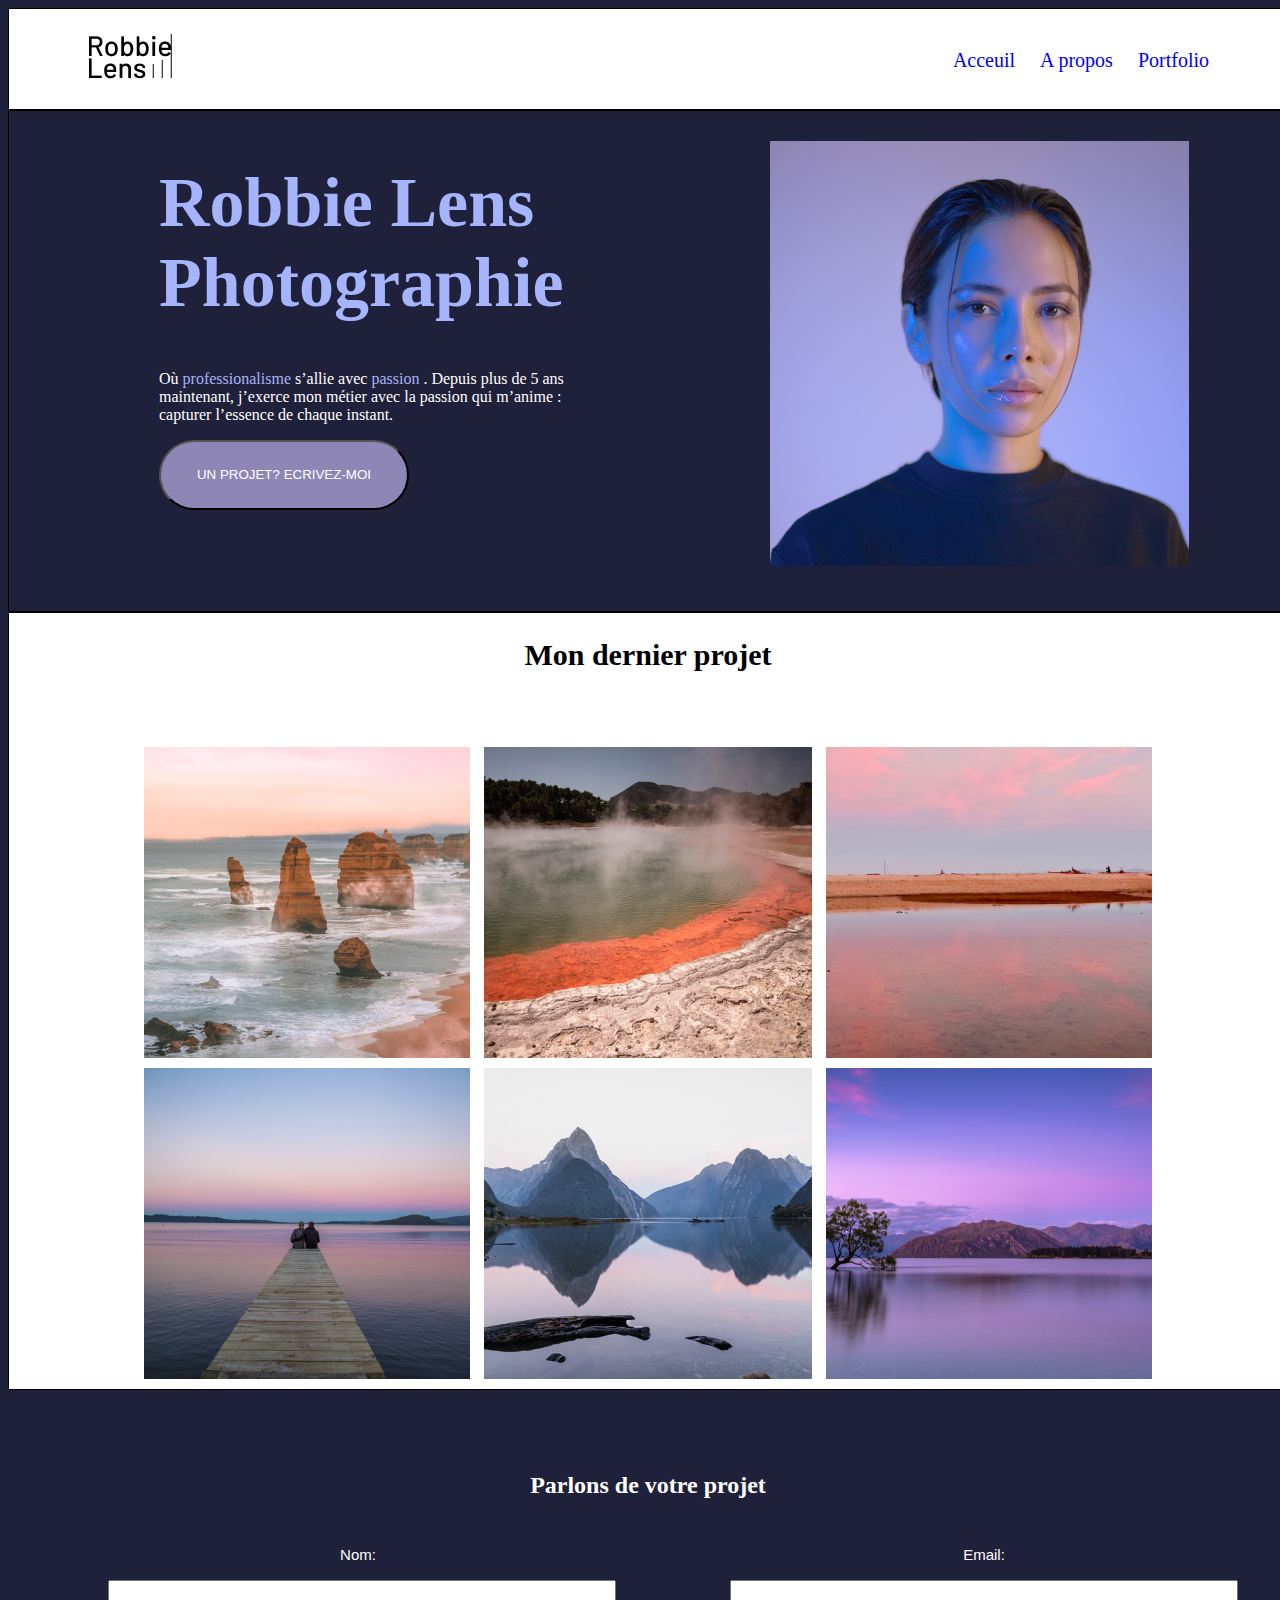
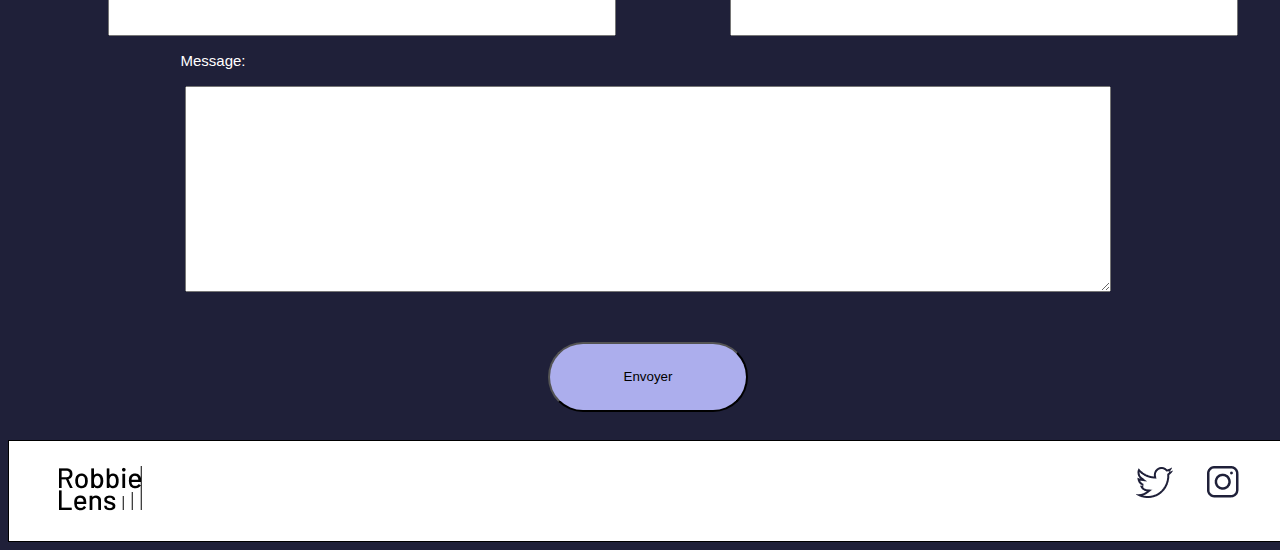
<file: index.html>
<!DOCTYPE html>
<html lang="en">
<head>
    <meta charset="UTF-8">
    <meta name="viewport" content="width=device-width, initial-scale=1.0">
    <title>Mon site</title>
    <link rel="stylesheet" href="style.css">
</head>
<body>

    <header>

        <section class="header">

            <div class="numb2">
                <a href="#" id="acceuil">Acceuil</a>
                <a href="propos.html" id="propos">A propos</a>
                <a href="porrtfolio.html" id="Portfolio">Portfolio</a>
            
            </div>

            <div class="numb1">
                <a href="#"><img src="imgs/logo.png" alt="Notre logo"></a>
            </div>

        </section> 

    </header>

    <nav>

        <section class="robbie">

            <div class="right">
                <img src="imgs/robbie-lens.png" alt="Veuillez patienter">
            </div>

            <div class="left">
                <h1> Robbie Lens <br> Photographie</h1>

                <p>Où <span class="pro">professionalisme </span> s’allie avec <span class="pro"> passion </span>. Depuis plus de 5 ans <br> maintenant, j’exerce mon métier avec la passion qui m’anime : <br>capturer l’essence de chaque instant.</p>
                
                <a href="#disc"><input type="button" name="projet" id="projet" value="UN PROJET? ECRIVEZ-MOI"></a>
            
            </div>
        
        </section>
        
        <section class="img">

            <h2 class="first">Mon dernier projet</h2>

        <div class="bloc">

            <img src="imgs/element-1.png" alt="Veuillez patienter...">
            <img src="imgs/element-2.png" alt="Veuillez patienter...">
            <img src="imgs/element-3.png" alt="Veuillez patienter...">
            <img src="imgs/element-4.png" alt="Veuillez patienter...">
            <img src="imgs/element-5.png" alt="Veuillez patienter...">
            <img src="imgs/element-6.png" alt="Veuillez patienter...">

        </div>

        </section>

        <section id="disc">

            <h2>Parlons de votre projet</h2>

            
            <div id="Email">

                <label for="mail"  id="first">Email:</label><br>

                <input type="text" name="Email" autocomplete="on" id="mail">
   
            </div>

            <div id="Nom">

                <label for="name" id="second">Nom:</label><br>
                
                
                <input type="text" name="Nom"  autocomplete="on" id="name"><br>

                
            </div>

            <label for="Message" id="mess">Message:</label><br>
            <textarea name="Message" id="Message" cols="30" rows="10"></textarea><br>
   
            <div class="button">
                <input type="button" value="Envoyer" id="button">
            </div>

        </section>


    </nav>

    <footer >   

        <div class="footer">

                <div class="cright">
                    <a href="https://twitter.com/"><img src="imgs/twitter.png" alt="Veuillez patienter"></a>
                    <a href="https://www.instagram.com/"><img src="imgs/instagram.png" alt="Veuillez patienter"></a>
                </div>

            <div class="cleft">
                <a href="index.html"> <img src="imgs/logo.png" alt="Notre logo"></a>
            </div>

        </div>

    <footer>
    
</body>
</html>
</file>
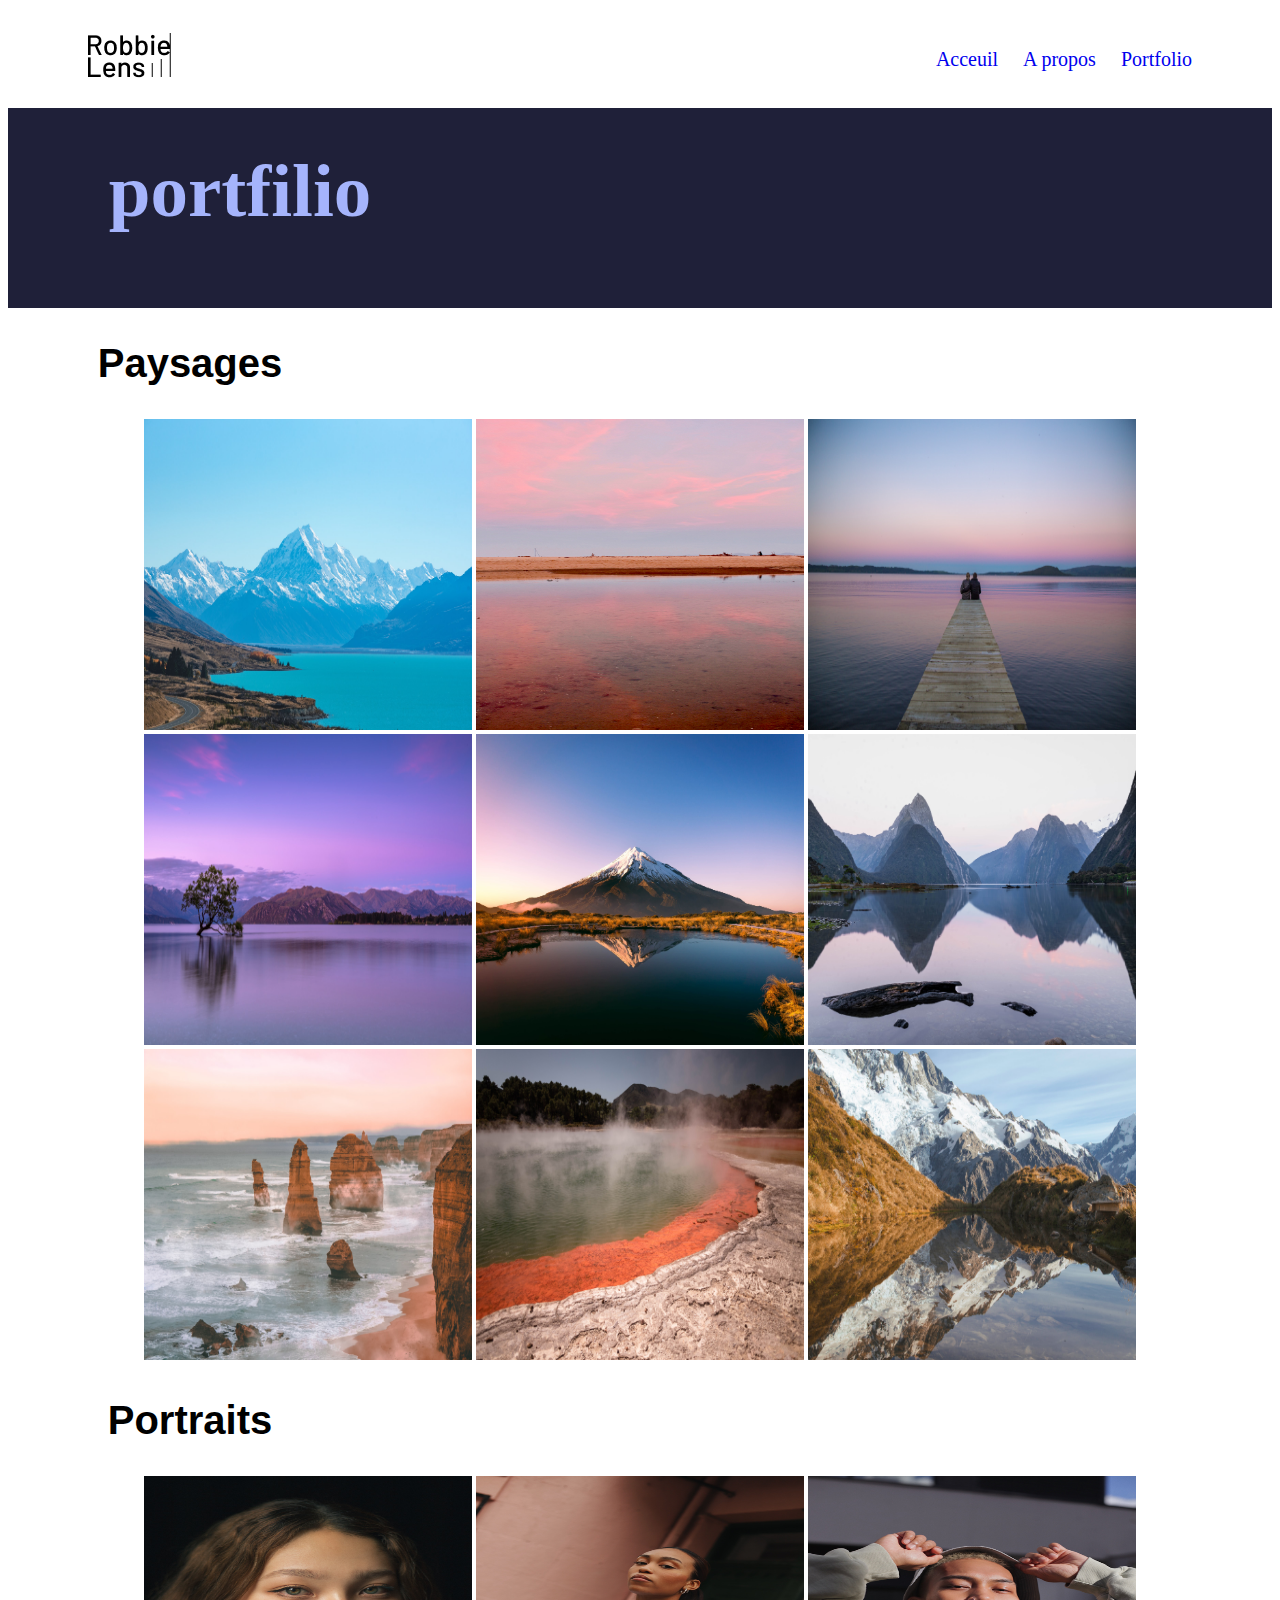
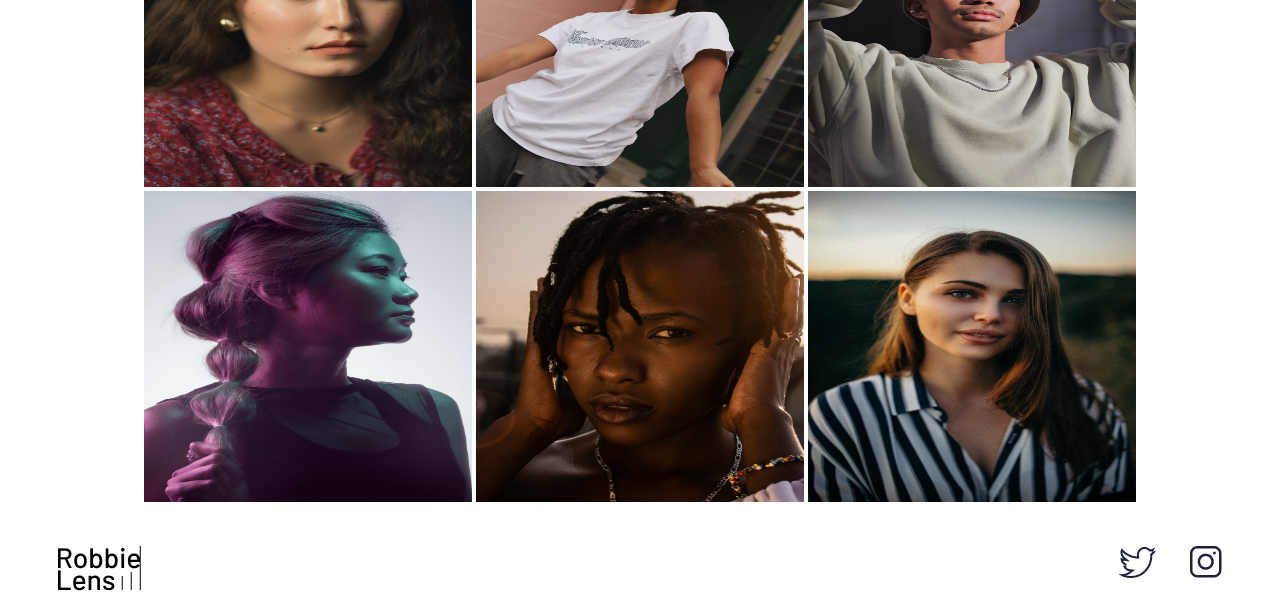
<file: porrtfolio.html>
<!DOCTYPE html>
<html lang="en">
<head>
    <meta charset="UTF-8">
    <meta name="viewport" content="width=device-width, initial-scale=1.0">
    <title>Mon portfilio</title>
    <link rel="stylesheet" href="style3.css">
</head>
<body>

    <header>

        <section class="header">

            <div class="numb2">
                <a href="index.html" id="acceuil">Acceuil</a>
                <a href="propos.html" id="propos">A propos</a>
                <a href="porrtfolio.html" id="Portfolio">Portfolio</a>
            
            </div>

            <div class="numb1">
                <a href="index.html"><img src="imgs/logo.png" alt="Notre logo"></a>
            </div>



        </section>

                

    </header>

    <nav>


        <section id="dernier">

            <div class="h1">
                <h1>portfilio</h1>

            </div> 

            <h2>Paysages</h2>

            <div id="groupe1">
                <a href="imgs2/paysage1.jpg"><img src="imgs2/paysage1.jpg" alt="Veuillez patienter" title="Voir la photo" class="titre"></a>
                <a href="imgs2/paysage2.jpg"><img src="imgs2/paysage2.jpg" alt="Veuillez patienter" title="Voir la photo" class="titre"></a>
                <a href="imgs/element-3.png"><img src="imgs2/paysage3.jpg" alt="Veuillez patienter" title="Voir la photo" class="titre"></a>
                <a href="imgs/element-4.png"><img src="imgs2/paysage4.jpg" alt="Veuillez patienter" title="Voir la photo" class="titre"></a>
                <a href="imgs2/paysage5.jpg"><img src="imgs2/paysage5.jpg" alt="Veuillez patienter" title="Voir la photo" class="titre"></a>
                <a href="imgs2/paysage6.jpg"><img src="imgs2/paysage6.jpg" alt="Veuillez patienter" title="Voir la photo" class="titre"></a>
                <a href="imgs2/paysage7.jpg"><img src="imgs2/paysage7.jpg" alt="Veuillez patienter" title="Voir la photo" class="titre"></a>
                <a href="imgs2/paysage8.jpg"><img src="imgs2/paysage8.jpg" alt="Veuillez patienter" title="Voir la photo" class="titre"></a>
                <a href="imgs2/paysage9.jpg"><img src="imgs2/paysage9.jpg" alt="Veuillez patienter" title="Voir la photo" class="titre"></a>

            </div>

            <h2>Portraits</h2>

            <div id="groupe2">
                <a href="imgs2/portrait1.jpg"><img src="imgs2/portrait1.jpg" alt="Veuillez patienter" title="Voir la photo" class="titre"></a>
                <a href="imgs2/portrait2.jpg"><img src="imgs2/portrait2.jpg" alt="Veuillez patienter" title="Voir la photo" class="titre"></a>
                <a href="imgs2/portrait3.jpg"><img src="imgs2/portrait3.jpg" alt="Veuillez patienter" title="Voir la photo" class="titre"></a>
                <a href="imgs2/portrait4.jpg"><img src="imgs2/portrait4.jpg" alt="Veuillez patienter" title="Voir la photo" class="titre"></a>
                <a href="imgs2/portrait5.jpg"><img src="imgs2/portrait5.jpg" alt="Veuillez patienter" title="Voir la photo" class="titre"></a>
                <a href="imgs2/portrait6.jpg"><img src="imgs2/portrait6.jpg" alt="Veuillez patienter" title="Voir la photo" class="titre"></a>


            </div>



        </section>


    </nav>

    <footer class="footer">

        <div class="cright">
            <a href="https://twitter.com/"><img src="imgs/twitter.png" alt="Veuillez patienter"></a>
            <a href="https://www.instagram.com/"><img src="imgs/instagram.png" alt="Veuillez patienter"></a>
        </div>


        <div class="cleft">
            <a href="index.html"> <img src="imgs/logo.png" alt="Notre logo"></a>
        </div>

    
</body>
</html>
</file>
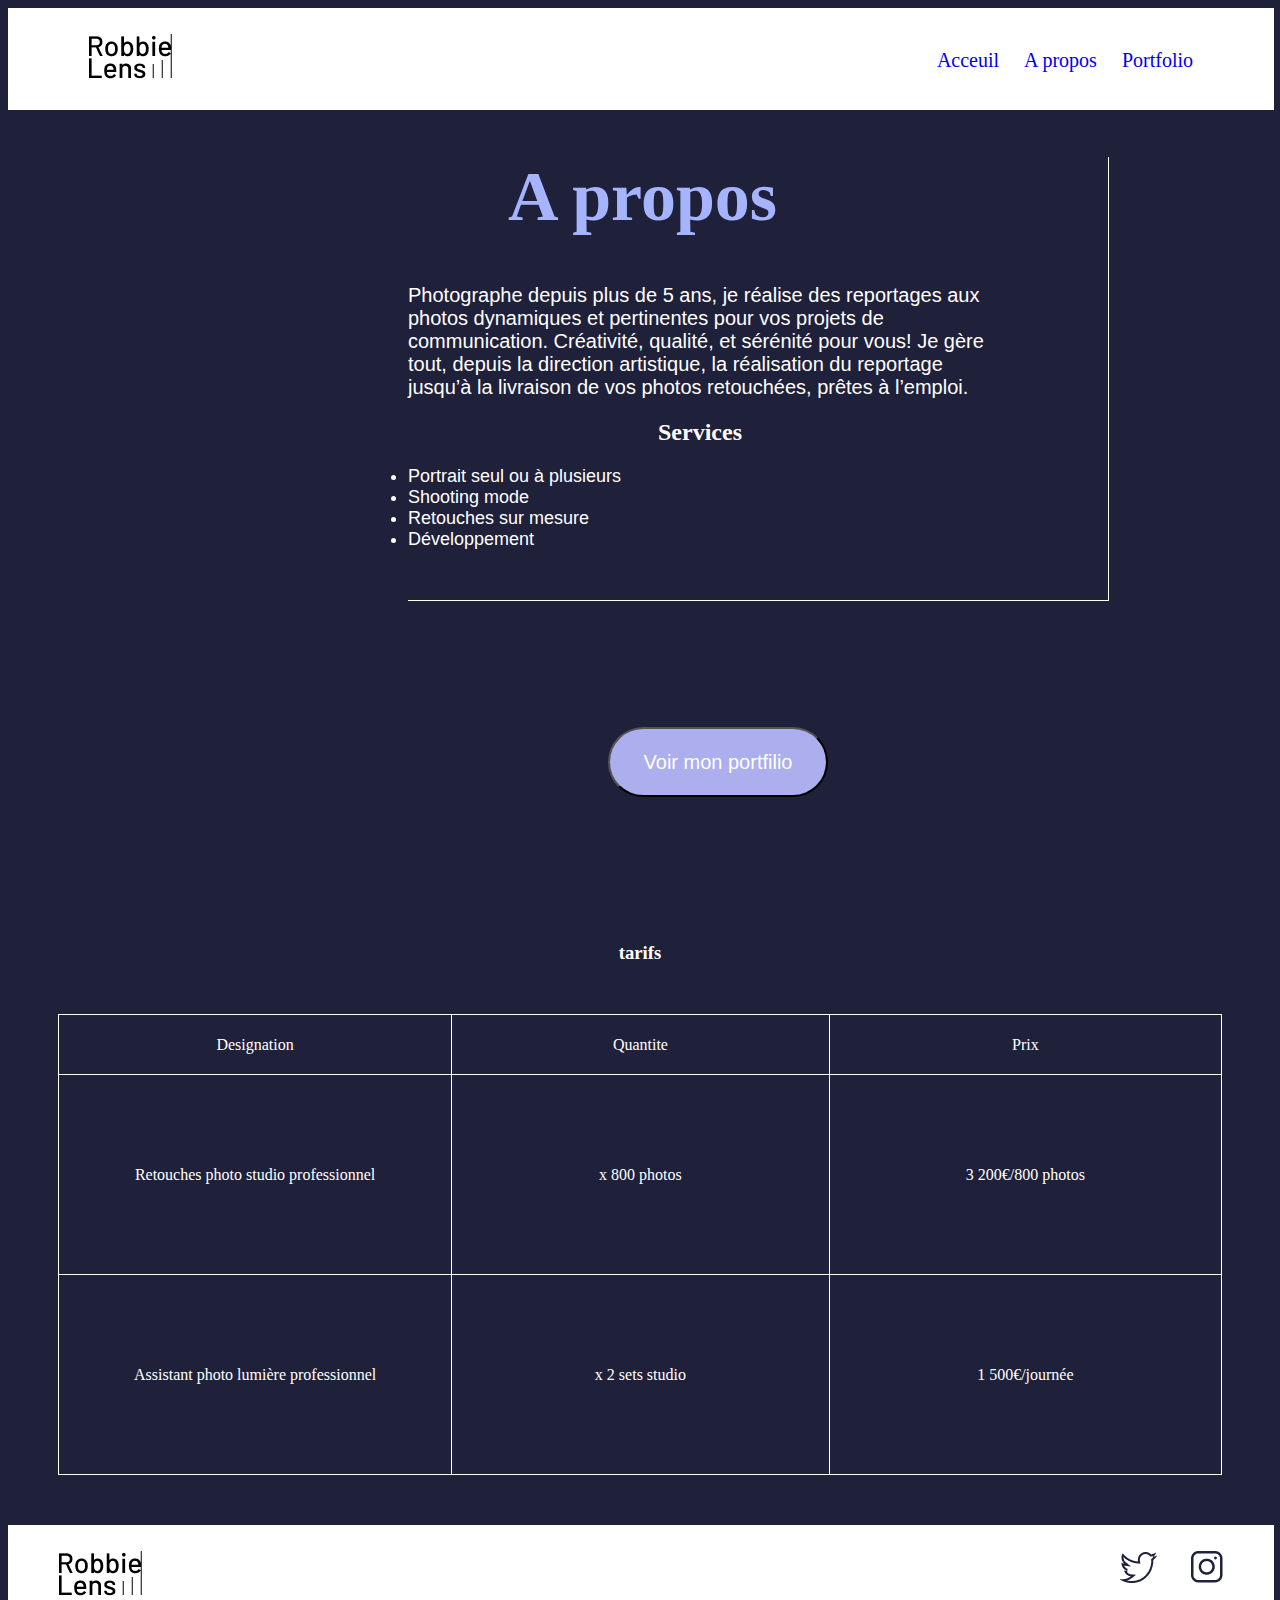
<file: propos.html>
<!DOCTYPE html>
<html lang="en">
<head>
    <meta charset="UTF-8">
    <meta name="viewport" content="width=device-width, initial-scale=1.0">
    <title>A propos</title>
    <link rel="stylesheet" href="style2.css">
</head>
<body>

    <header>

        <section class="header">

            <div class="numb2">
                <a href="index.html" id="acceuil">Acceuil</a>
                <a href="propos.html" id="propos">A propos</a>
                <a href="porrtfolio.html" id="Portfolio">Portfolio</a>
            
            </div>

            <div class="numb1">
                <a href="index.html"><img src="imgs/logo.png" alt="Notre logo"></a>
            </div>

        </section> 

    </header>

    <nav>

        <section id="Apropos">

            <h1>A propos</h1>

                <p>Photographe depuis plus de 5 ans, je réalise des reportages aux <br> photos dynamiques et pertinentes pour vos projets de <br> communication. Créativité, qualité, et sérénité pour vous! Je gère <br> tout, depuis la direction artistique, la réalisation du reportage <br> jusqu’à la livraison de vos photos retouchées, prêtes à l’emploi.</p>

                <h2>Services</h2>

                <li>Portrait seul ou à plusieurs</li>
                <li>Shooting mode</li>
                <li>Retouches sur mesure</li>
                <li>Développement</li>


        </section>


        <section class="BUTTON" >


            <a href="porrtfolio.html"><input type="button" value="Voir mon portfilio" id="typeboutton"></a>



        </section>


        <section id="tarifs">

            <h3>tarifs</h3>

            <table>

                <tr id="premier">
                    <td>Designation</td>
                    <td>Quantite</td>
                    <td>Prix</td>
                </tr>

                <tr id="deuxieme">
                    <td>Retouches photo studio professionnel</td>
                    <td>x 800 photos</td>
                    <td>3 200€/800 photos</td>

                </tr>

                <tr id="troisieme">
                    <td>Assistant photo lumière professionnel</td>
                    <td>x 2 sets studio</td>
                    <td>1 500€/journée</td>

                </tr>





            </table>
        

        </section>



    </nav>

    <footer >   

        <div class="footer">

                <div class="cright">
                    <a href="https://twitter.com/"><img src="imgs/twitter.png" alt="Veuillez patienter"></a>
                    <a href="https://www.instagram.com/"><img src="imgs/instagram.png" alt="Veuillez patienter"></a>
                </div>

            <div class="cleft">
                <a href="index.html"> <img src="imgs/logo.png" alt="Notre logo"></a>
            </div>

        </div>

    <footer>
    
</body>
</html>
</file>
<file: style.css>
a{
    position: relative;
    text-decoration: none;
    

}

.header , .footer{
    width: 100%;
    height: 100px;
    border: 1px solid;
    background-color: white;
}

body{
    background-color: #1f2039 ;
    width: 100%;
}

.numb2{
    float: right;
    padding-top: 40px;
    padding-right: 80px;
    word-spacing: 20px;
    font-size: 20px;

}

#propos{
    word-spacing: 0px;
}

.numb1{
    padding-top: 25px;
    padding-left: 80px;
}

.right{
    float: right;
    padding-right: 100px;
    padding-top: 30px;

}

.left{
    padding-left: 150px;
    padding-top: 5px;

}

h1{
    font-size: 70px ;
    color: #a5b4fc;
}

.pro{
    color: #a5b4fc ;
}

p{
    color: white;

}



.robbie{
    border: 1px solid;
    height: 500px;
    width: 100%;
   

}

#projet{
    border-radius: 100px;
    height: 70px;
    width: 250px;
    background-color: #8e86b5;
    color: white;
}

#projet:hover{
    background-color: #acaeed;

}

.img{
    border: 1px solid;
    text-align: center;
    /*height: 750px;
    padding: 80px;*/
    height: auto;
    width: auto;

    background-color: white;
    
}

.bloc{
    word-spacing: 10px;
    line-height: 30px;
    padding-top: 50px;
}

.img h2{
    font-size: 30px;
}

#disc{
    text-align: center;
    background-color: #1f2039 ;
    height: 550px;
    padding: 50px;
    color: white;
    line-height: 50px;
}

#Nom{
    float: left;
    padding-left: 50px;
    width: 500px;
}

#Email{
    float: right;
}

#name label , #mail label{
    position: relative;
    padding-right: 500px;

}

#name , #mail{
    height: 50px;
    width: 500px;

}


.disc h2{
    color: #a5b4fc ;
}

textarea{
    height: 200px; ;
    width: 920px;
}

#mess{
    padding-right: 870px;
}

#button{
    border-radius: 100px;
    height: 70px;
    width: 200px;
    background-color: #acaeed  ;

}

label{
    font-size: 15px;
    font-family: 'Manrope', sans-serif;
}


.button{
    padding-top: 30px;
}

#button:hover{
    background-color: #8e86b5 ;
}

/*#name , #mail{

    height: 150px;
    
}*/







.cright{
    float: right;
    padding-right: 50px;
   padding-top: 25px;
    letter-spacing: 30px;
}

.cleft{
    padding-left: 50px;
    padding-top: 25px ;
}


@media screen and (max-width: 681px){

    .robbie{
        height: 800px;
        padding-right: 0px;
    }

    .left P{
        margin-right: 100px;

    }

    .left h1{
        font-size: 30px;
        margin-right: 100px;

    }

    .bloc img{
        width: 90%;

    }

    #name , #mail{
        width: 200px;

    }

    #Email{
        margin-right: 150px;

    }

    textarea{
        width: 80%;
    }

    #disc{
        height: 700px;
    }

    .header{
        height: 200px;
    }

    .numb1{
        text-align: center;
        margin-top: 100px;
    }

    .numb2{
        margin-top: 50px;
    }

    


}


@media screen and (min-width: 682px )  and (max-width: 1200px){

    .robbie{
        height: 900px;
    }

    textarea{
        height: 90px;
        width: 90%;
    }







}
</file>
<file: style3.css>
a{
    position: relative;
    text-decoration: none;
    
}


#propos{
    word-spacing: 0px;
}



.header , .footer{
    width: 100%;
    height: 100px;
    background-color: white;
    
}

header{
    margin-bottom: 0px;
}


.numb2{
    float: right;
    padding-top: 40px;
    padding-right: 80px;
    word-spacing: 20px;
    font-size: 20px;

}

.numb1{
    padding-top: 25px;
    padding-left: 80px;
}

.h1{
    background-color: #1f2039 ;
    width: 100%;
    height: 200px;
    
}


h1{
    color: #a5b4fc ;
    font-size: 75px;
    padding-top: 40px;
    padding-right: 800px;
}

h2{
    margin-right: 900px;
    font-size: 40px;
    font-family: Verdana, Geneva, Tahoma, sans-serif;
}

#dernier{
    text-align: center;
}

#dernier h1{
    margin-top: 0px;
}

#groupe1 img , #groupe2 img{
    width: 328px;
    height: 311px;

}


img:hover{
    filter: brightness(20%);

}

img title{
    color: white;
}


.cright{
    float: right;
    padding-right: 50px;
    padding-top: 40px;
    letter-spacing: 30px;
}

.cleft{
    padding-left: 50px;
    padding-top: 40px ;
}

@media screen and (max-width: 681px) {

    .numb2{
       font-size: 15px;
       padding-right: 10px;
    }

    h1{
        font-size: 60px;
        padding-left: 50px;
    }

    h2{
        font-size: 20px;
        margin-left: 90px;
    }

    #groupe1 img , #groupe2 img{
        width: 80%;
    }


}


@media screen and (min-width: 682px) and (max-width: 900px){

    #groupe1 img , #groupe2 img{
        width: 90%;
        height: 800px;
    }

    h1{
        padding-left: 100px;

    }

    h2{
        margin-left: 90px;
    }


}
</file>
<file: style2.css>
a{
    position: relative;
    text-decoration: none;
    

}

.header , .footer{
    width: 100%;
    height: 100px;
    border: 1px solid;
    background-color: white;
    
}

.numb2{
    float: right;
    padding-top: 40px;
    padding-right: 80px;
    word-spacing: 20px;
    font-size: 20px;

}

#propos{
    word-spacing: 0px;
}

.numb1{
    padding-top: 25px;
    padding-left: 80px;
}

 #tarifs , #typebutton{
    text-align: center;
}

#Apropos{
    margin-left: 400px;
    margin-top: 0px;
    border-right: 1px solid ;
    border-bottom: 1px solid;
    padding-bottom: 50px;
    width: 700px;
}


#Apropos h1{
    font-size: 70px;
    color: #a5b4fc;
    margin-left: 100px;
   
}

#Apropos li{
    font-size: 18px;
    font-family: Arial, Helvetica, sans-serif;
}

#Apropos p{
    font-size: 20px;
    margin-right: 10px;
    font-family: Arial, Helvetica, sans-serif;
}

#Apropos h2{
    margin-left: 250px;
}

#typeboutton{
    border-radius: 100px;
    height: 70px;
    width: 220px;
    background-color: #acaeed  ;
    color: white;
    font-size: 20px;
    margin: 10% ;
    margin-left: 600px;

}

#typeboutton:hover{
    background-color: #8e86b5 ;
}


td{
    border: 1px solid;
    width: 700px;
    text-align: center;
    
}

table{
    border-collapse: collapse;
    position: relative;
    margin: 50px;
    color: white;
    
    
}

#deuxieme , #troisieme{
    height: 200px;
    
}

#premier{
    height: 60px;
    
}

body{
    background-color: #1f2039;
    color: white;
    
}

.cright{
    float: right;
    padding-right: 50px;
   padding-top: 25px;
    letter-spacing: 30px;
}

.cleft{
    padding-left: 50px;
    padding-top: 25px ;
}


@media screen  and (max-width: 681px){

    .header{
        height: 160px;
    }

    .numb1{
        text-align: center;
        margin-top: 70px;
        margin-right: 30px;
    }

    .numb2{
        margin-top: 10px;
    }

    #Apropos{
       float: right;
       height: 600px;
       width: 300px;
       margin-right: 30px;
    }

    #Apropos h1{
        font-size: 40px;
        margin-left: 5px;
    }

    #Apropos h2{
        margin-left: 80px;
    }

    .BUTTON a{
        float: right;
        margin-right: 70px;
    }
    
    
}

@media screen and (min-width: 681px) and (max-width: 900px){
    
    #Apropos{
        float: right;
        height: 600px;
        width: 500px;
        margin-right: 30px;
        margin-top: 20px;
     }

     .BUTTON a{
        float: right;
        margin-right: 170px;
    }



}
</file>
